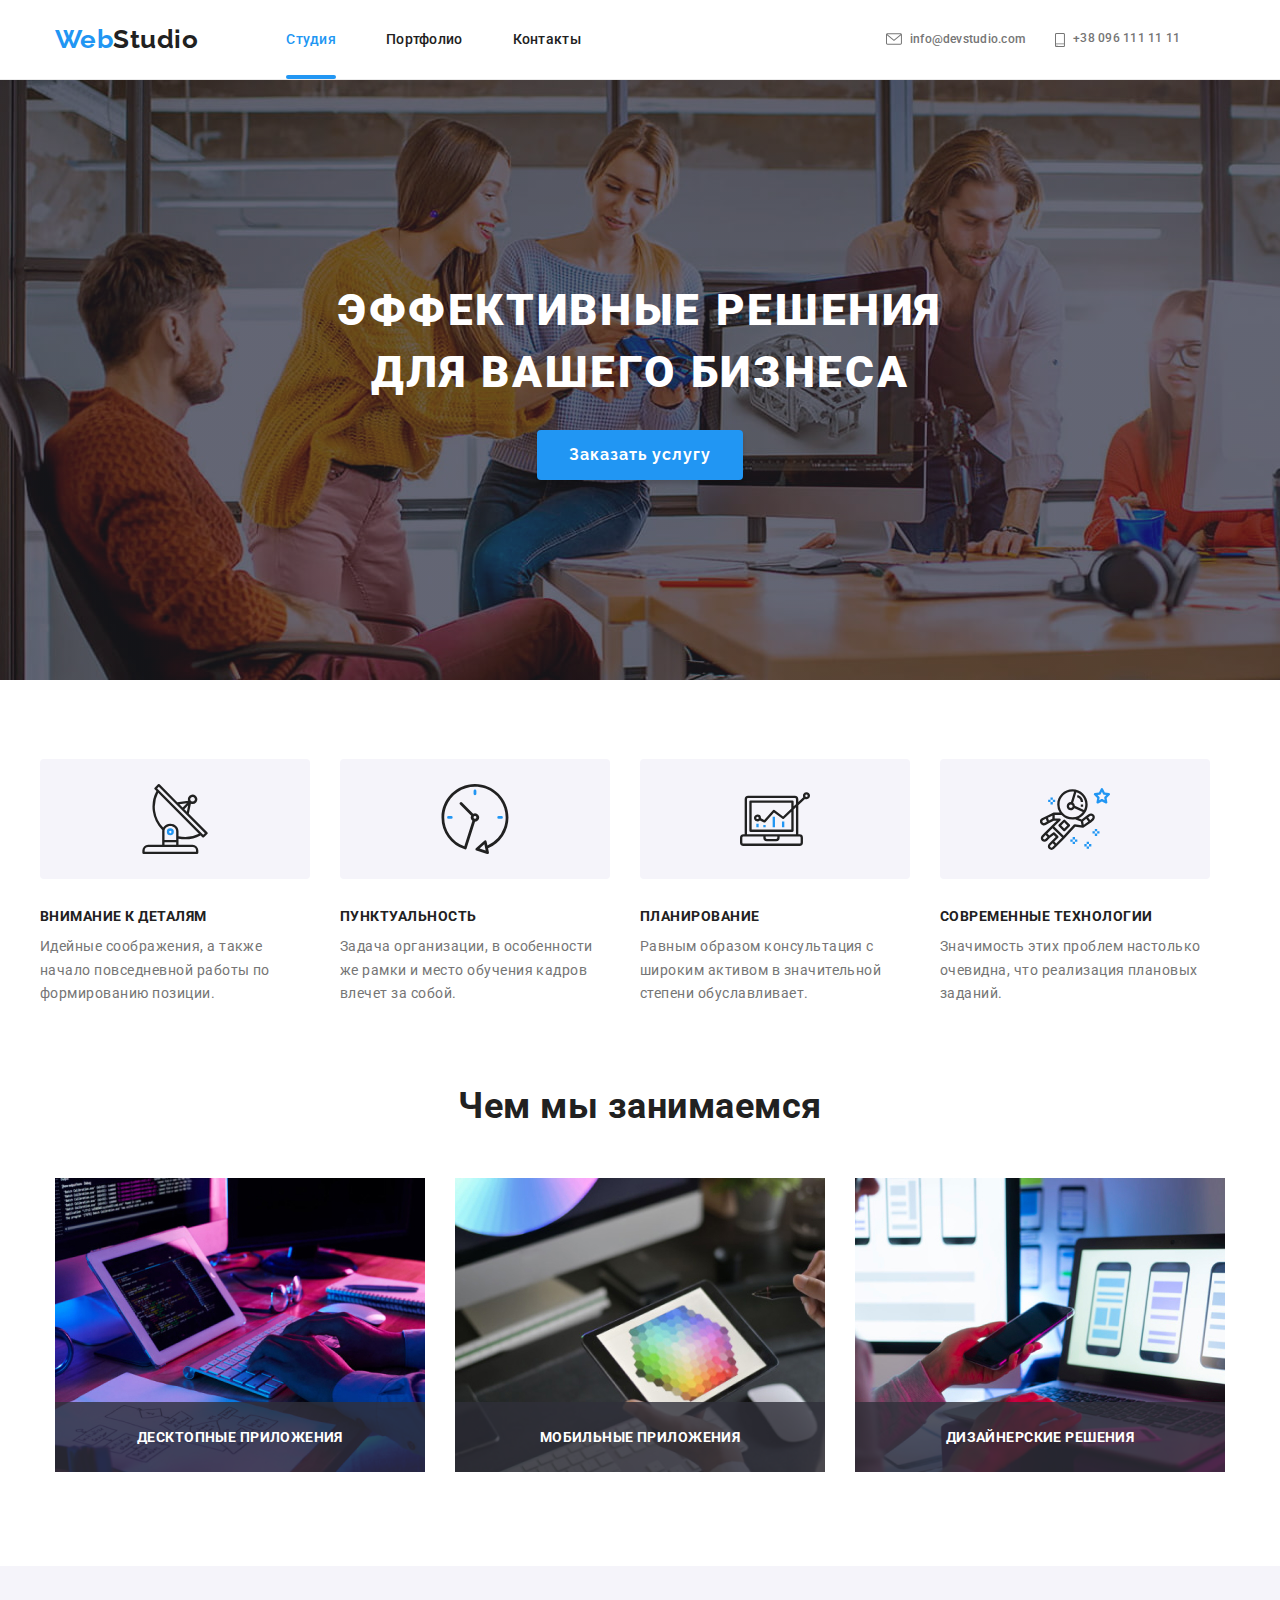
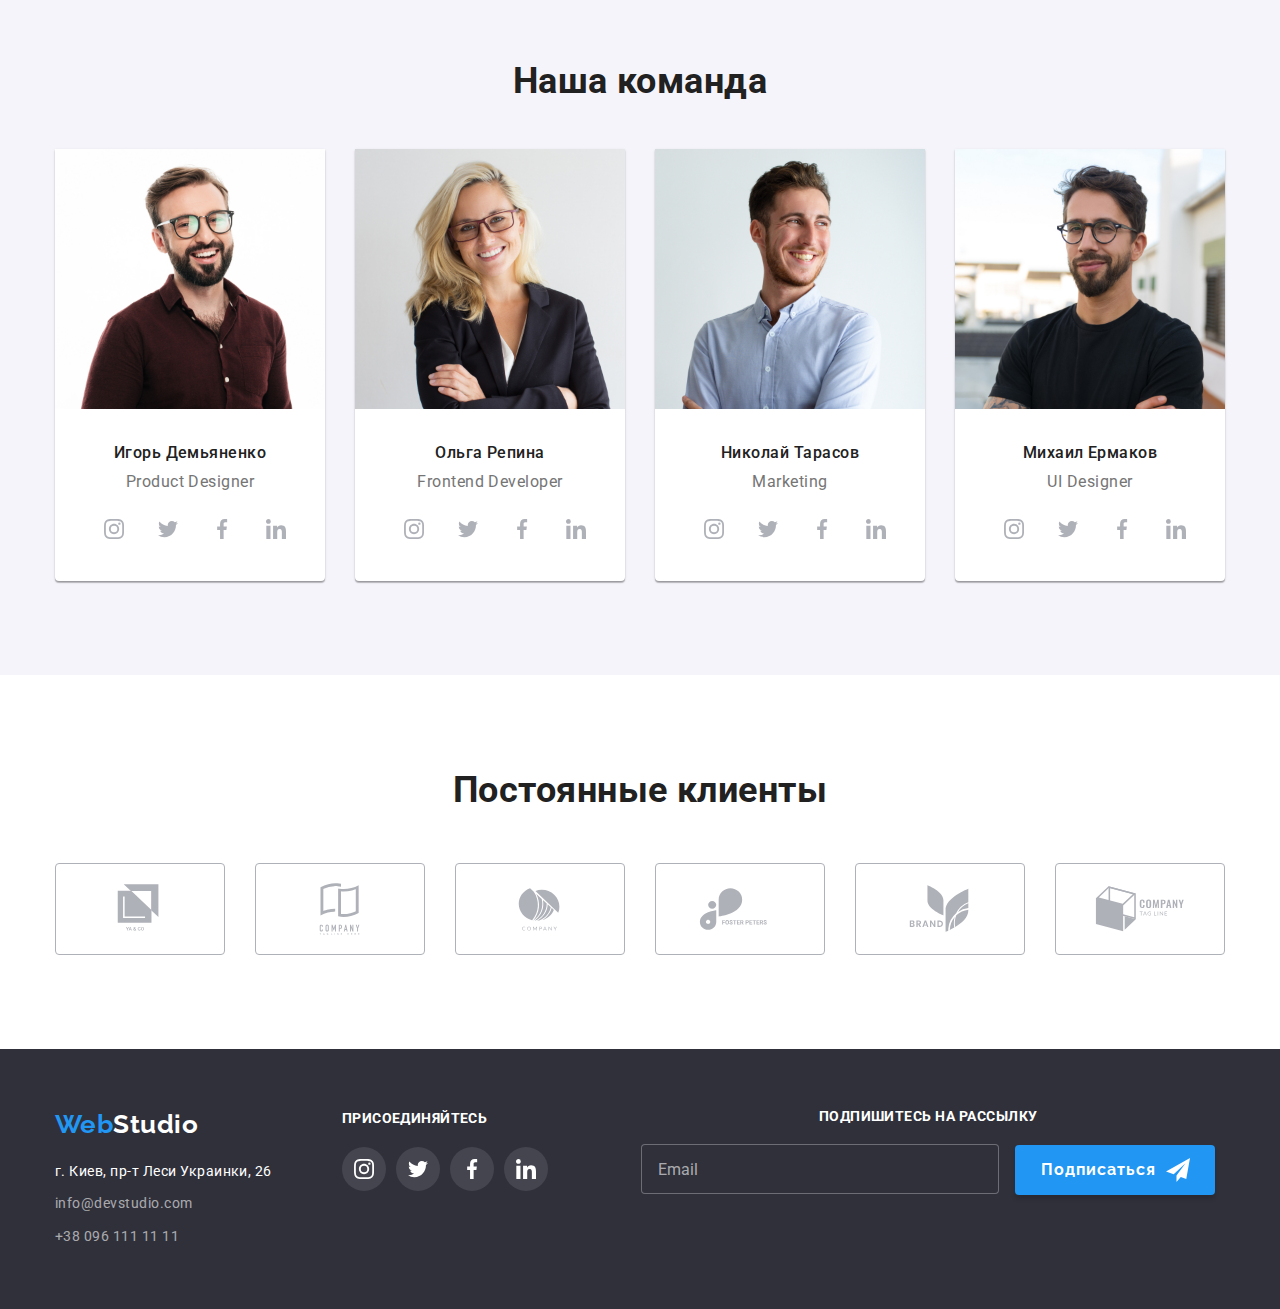
<file: index.html>
<!DOCTYPE html>
<html lang="ru">
  <head>
    <meta charset="UTF-8" />
    <meta http-equiv="X-UA-Compatible" content="IE=edge" />
    <meta name="viewport" content="width=device-width, initial-scale=1.0" />
    <title>Document</title>
    <link rel="preconnect" href="https://fonts.googleapis.com" />
    <link rel="preconnect" href="https://fonts.gstatic.com" crossorigin />
    <link
      rel="stylesheet"
      href="https://cdn.jsdelivr.net/npm/modern-normalize@1.1.0/modern-normalize.min.css"
    />
    <link
      href="https://fonts.googleapis.com/css2?family=Raleway:wght@700&family=Roboto:wght@400;500;700;900&display=swap"
      rel="stylesheet"
    />
    <link rel="stylesheet" href="./css/main.min.css" />
  </head>
  <body>
    <!-- Шапка сайта -->
    <header class="page-header">
      <div class="container">
        <a class="logo logo--white" href="./index.html"
          ><span class="logo__text-accent">Web</span>Studio</a
        >

        <div class="page-header__wrap">
          <nav class="page-header__nav">
            <ul class="page-header__list">
              <li class="page-header__item">
                <a
                  class="page-header__link page-header__link--current"
                  href="./index.html"
                  >Студия</a
                >
              </li>
              <li class="page-header__item">
                <a class="page-header__link" href="./portofolio.html"
                  >Портфолио</a
                >
              </li>
              <li class="page-header__item">
                <a class="page-header__link" href="">Контакты</a>
              </li>
            </ul>
          </nav>
          <ul class="auth-nav">
            <li class="auth-nav__item">
              <a class="auth-nav__link" href="mailto:info@devstudio.com">
                <svg class="auth-nav__icon" width="16px" height="12px">
                  <use href="./image/icons.svg#letter"></use>
                </svg>
                info@devstudio.com</a
              >
            </li>

            <li class="auth-nav__item">
              <a class="auth-nav__link" href="tel:+380961111111">
                <svg class="auth-nav__icon" width="10px" height="16px">
                  <use href="./image/icons.svg#smartphone"></use>
                </svg>
                +38 096 111 11 11</a
              >
            </li>
          </ul>
          <ul class="networks networks__list">
            <li class="networks__item">
              <a class="networks__link" href=""></a>
            </li>
            <li class="networks__item">
              <a class="networks__link" href=""></a>
            </li>
            <li class="networks__item">
              <a class="networks__link" href=""></a>
            </li>
            <li class="networks__item">
              <a class="networks__link" href=""></a>
            </li>
          </ul>
          <button class="menu-close-button">
            <svg width="40" height="40px">
              <use href="./image/icons.svg#close-menu"></use>
            </svg>
          </button>
        </div>

        <button class="menu-open-button">
          <svg width="40" height="40px">
            <use href="./image/icons.svg#menu"></use>
          </svg>
        </button>
      </div>
    </header>
    <main>
      <!-- Герой -->

      <section class="hero overlay">
        <div class="container">
          <h1 class="hero__title">Эффективные решения для вашего бизнеса</h1>
          <button class="hero__button" type="button" data-modal-open>
            Заказать услугу
          </button>
        </div>
      </section>

      <!-- модалка -->

      <div class="backdrop is-hidden" data-modal>
        <div class="modal">
          <button class="button-close" type="button" data-modal-close>
            <svg class="button-close__icon" width="11px" height="11px">
              <use href="./image/icons.svg#close"></use>
            </svg>
          </button>

          <b class="modal__title">Оставьте свои данные, мы вам перезвоним</b>
          <form class="form">
            <label class="form__label" for="name">Имя</label>
            <div class="form__wrap">
              <input class="form__input" type="text" name="name" id="name" />
              <svg class="form__icon">
                <use href="./image/icons.svg#person-form"></use>
              </svg>
            </div>

            <label class="form__label" for="tel">Телефон</label>
            <div class="form__wrap">
              <input class="form__input" type="tel" name="tel" id="tel" />
              <svg class="form__icon">
                <use href="./image/icons.svg#phone-form"></use>
              </svg>
            </div>

            <label class="form__label" for="email">Почта</label>
            <div class="form__wrap">
              <input class="form__input" type="email" name="email" id="email" />
              <svg class="form__icon">
                <use href="./image/icons.svg#email-form"></use>
              </svg>
            </div>

            <label class="form__label" for="comment">Комментарий</label>
            <textarea
              class="textarea"
              name="comment"
              id="comment"
              placeholder="Введите текст"
            ></textarea>

            <label class="checkbox__label">
              <input
                class="checkbox"
                type="checkbox"
                name="ruls"
                value="agree"
              />
              <span class="checkbox__icon"></span>
              Соглашаюсь с рассылкой и принимаю
              <a class="checkbox__link" href="">Условия договора</a>
            </label>

            <button class="form__button button" type="submit">Отправить</button>
          </form>
        </div>
      </div>

      <!-- Особенности компании -->
      <section class="feature section">
        <h2 hidden>Наши преймущества</h2>
        <div class="container">
          <ul class="feature__list">
            <li class="feature__item">
              <div class="feature__wrap">
                <svg class="feature__icon" width="70" height="70">
                  <use href="./image/icons.svg#locator"></use>
                </svg>
              </div>
              <h3 class="feature__title">Внимание к деталям</h3>
              <p class="feature__text">
                Идейные соображения, а также начало повседневной работы по
                формированию позиции.
              </p>
            </li>

            <li class="feature__item">
              <div class="feature__wrap">
                <svg class="feature__icon" width="70" height="70">
                  <use href="./image/icons.svg#clock"></use>
                </svg>
              </div>
              <h3 class="feature__title">Пунктуальность</h3>
              <p class="feature__text">
                Задача организации, в особенности же рамки и место обучения
                кадров влечет за собой.
              </p>
            </li>
            <li class="feature__item">
              <div class="feature__wrap">
                <svg class="feature__icon" width="70" height="70">
                  <use href="./image/icons.svg#laptop"></use>
                </svg>
              </div>
              <h3 class="feature__title">Планирование</h3>
              <p class="feature__text">
                Равным образом консультация с широким активом в значительной
                степени обуславливает.
              </p>
            </li>
            <li class="feature__item">
              <div class="feature__wrap">
                <svg class="feature__icon" width="70" height="70">
                  <use href="./image/icons.svg#astronaut"></use>
                </svg>
              </div>
              <h3 class="feature__title">Современные технологии</h3>
              <p class="feature__text">
                Значимость этих проблем настолько очевидна, что реализация
                плановых заданий.
              </p>
            </li>
          </ul>
        </div>
      </section>

      <!-- Фото занятий компании -->

      <section class="example section">
        <div class="container">
          <h2 class="example__title">Чем мы занимаемся</h2>
          <ul class="example__list">
            <li class="example__item">
              <a class="example__link" href=""
                ><img
                  class="example__photo"
                  src="./image/img1.jpg"
                  alt="верстка сайта"
                  width="370"
              /></a>
              <div class="example__wrap">
                <h3 class="example__boxhead">Десктопные приложения</h3>
              </div>
            </li>
            <li class="example__item">
              <a href=""
                ><img
                  class="example__photo"
                  src="./image/img2.jpg"
                  alt="выбор макета сайта для телефона"
                  width="370"
              /></a>
              <div class="example__wrap">
                <h3 class="example__boxhead">Мобильные приложения</h3>
              </div>
            </li>
            <li class="example__item">
              <a href=""
                ><img
                  class="example__photo"
                  src="./image/img3.jpg"
                  alt="цветокоррекция на планшете"
                  width="370"
              /></a>
              <div class="example__wrap">
                <h3 class="example__boxhead">Дизайнерские решения</h3>
              </div>
            </li>
          </ul>
        </div>
      </section>

      <!-- команда компании -->

      <section class="team section">
        <div class="container">
          <h2 class="team__title">Наша команда</h2>
          <ul class="team__list">
            <li class="team__item">
              <img
                src="./image/image1.jpg"
                alt="сотрудник команды"
                width="270"
              />
              <div class="team__wrap">
                <h3 class="team__title-name">Игорь Демьяненко</h3>
                <p class="team__text">Product Designer</p>

                <ul class="team__contacts-list">
                  <li class="team__contacts-item">
                    <a href="" class="team__contacts-link">
                      <svg
                        class="team__contacts-icon"
                        width="20px"
                        height="20px"
                      >
                        <use href="./image/icons.svg#instagram"></use>
                      </svg>
                    </a>
                  </li>
                  <li class="team__contacts-item">
                    <a href="" class="team__contacts-link">
                      <svg
                        class="team__contacts-icon"
                        width="20px"
                        height="20px"
                      >
                        <use href="./image/icons.svg#twitter"></use>
                      </svg>
                    </a>
                  </li>
                  <li class="team__contacts-item">
                    <a href="" class="team__contacts-link">
                      <svg
                        class="team__contacts-icon"
                        width="20px"
                        height="20px"
                      >
                        <use href="./image/icons.svg#facebook"></use>
                      </svg>
                    </a>
                  </li>
                  <li class="team__contacts-item">
                    <a href="" class="team__contacts-link">
                      <svg
                        class="team__contacts-icon"
                        width="20px"
                        height="20px"
                      >
                        <use href="./image/icons.svg#linkedin"></use>
                      </svg>
                    </a>
                  </li>
                </ul>
              </div>
            </li>
            <li class="team__item">
              <img
                src="./image/image4.jpg"
                alt="сотрудник команды"
                width="270"
              />
              <div class="team__wrap">
                <h3 class="team__title-name">Ольга Репина</h3>
                <p class="team__text">Frontend Developer</p>

                <ul class="team__contacts-list">
                  <li class="team__contacts-item">
                    <a href="" class="team__contacts-link">
                      <svg
                        class="team__contacts-icon"
                        width="20px"
                        height="20px"
                      >
                        <use href="./image/icons.svg#instagram"></use>
                      </svg>
                    </a>
                  </li>
                  <li class="team__contacts-item">
                    <a href="" class="team__contacts-link">
                      <svg
                        class="team__contacts-icon"
                        width="20px"
                        height="20px"
                      >
                        <use href="./image/icons.svg#twitter"></use>
                      </svg>
                    </a>
                  </li>
                  <li class="team__contacts-item">
                    <a href="" class="team__contacts-link">
                      <svg
                        class="team__contacts-icon"
                        width="20px"
                        height="20px"
                      >
                        <use href="./image/icons.svg#facebook"></use>
                      </svg>
                    </a>
                  </li>
                  <li class="team__contacts-item">
                    <a href="" class="team__contacts-link">
                      <svg
                        class="team__contacts-icon"
                        width="20px"
                        height="20px"
                      >
                        <use href="./image/icons.svg#linkedin"></use>
                      </svg>
                    </a>
                  </li>
                </ul>
              </div>
            </li>
            <li class="team__item">
              <img
                src="./image/image3.jpg"
                alt="сотрудник команды"
                width="270"
              />
              <div class="team__wrap">
                <h3 class="team__title-name">Николай Тарасов</h3>
                <p class="team__text">Marketing</p>

                <ul class="team__contacts-list">
                  <li class="team__contacts-item">
                    <a href="" class="team__contacts-link">
                      <svg
                        class="team__contacts-icon"
                        width="20px"
                        height="20px"
                      >
                        <use href="./image/icons.svg#instagram"></use>
                      </svg>
                    </a>
                  </li>
                  <li class="team__contacts-item">
                    <a href="" class="team__contacts-link">
                      <svg
                        class="team__contacts-icon"
                        width="20px"
                        height="20px"
                      >
                        <use href="./image/icons.svg#twitter"></use>
                      </svg>
                    </a>
                  </li>
                  <li class="team__contacts-item">
                    <a href="" class="team__contacts-link">
                      <svg
                        class="team__contacts-icon"
                        width="20px"
                        height="20px"
                      >
                        <use href="./image/icons.svg#facebook"></use>
                      </svg>
                    </a>
                  </li>
                  <li class="team__contacts-item">
                    <a href="" class="team__contacts-link">
                      <svg
                        class="team__contacts-icon"
                        width="20px"
                        height="20px"
                      >
                        <use href="./image/icons.svg#linkedin"></use>
                      </svg>
                    </a>
                  </li>
                </ul>
              </div>
            </li>
            <li class="team__item">
              <img
                src="./image/image2.jpg"
                alt="сотрудник команды"
                width="270"
              />
              <div class="team__wrap">
                <h3 class="team__title-name">Михаил Ермаков</h3>
                <p class="team__text">UI Designer</p>

                <ul class="team__contacts-list">
                  <li class="team__contacts-item">
                    <a href="" class="team__contacts-link">
                      <svg
                        class="team__contacts-icon"
                        width="20px"
                        height="20px"
                      >
                        <use href="./image/icons.svg#instagram"></use>
                      </svg>
                    </a>
                  </li>
                  <li class="team__contacts-item">
                    <a href="" class="team__contacts-link">
                      <svg
                        class="team__contacts-icon"
                        width="20px"
                        height="20px"
                      >
                        <use href="./image/icons.svg#twitter"></use>
                      </svg>
                    </a>
                  </li>
                  <li class="team__contacts-item">
                    <a href="" class="team__contacts-link">
                      <svg
                        class="team__contacts-icon"
                        width="20px"
                        height="20px"
                      >
                        <use href="./image/icons.svg#facebook"></use>
                      </svg>
                    </a>
                  </li>
                  <li class="team__contacts-item">
                    <a href="" class="team__contacts-link">
                      <svg
                        class="team__contacts-icon"
                        width="20px"
                        height="20px"
                      >
                        <use href="./image/icons.svg#linkedin"></use>
                      </svg>
                    </a>
                  </li>
                </ul>
              </div>
            </li>
          </ul>
        </div>
      </section>

      <!-- постоянные клиенты -->

      <section class="customer section">
        <div class="container">
          <h2 class="customer__title">Постоянные клиенты</h2>
          <ul class="customer__list">
            <li class="customer__item">
              <a class="customer__link">
                <svg class="customer__icon" width="106" height="60">
                  <use href="./image/icons.svg#yaco"></use>
                </svg>
              </a>
            </li>
            <li class="customer__item">
              <a class="customer__link" href="">
                <svg class="customer__icon" width="106" height="60">
                  <use href="./image/icons.svg#company"></use>
                </svg>
              </a>
            </li>
            <li class="customer__item">
              <a class="customer__link" href="">
                <svg class="customer__icon" width="106" height="60">
                  <use href="./image/icons.svg#company2"></use>
                </svg>
              </a>
            </li>
            <li class="customer__item">
              <a class="customer__link" href="">
                <svg class="customer__icon" width="106" height="60">
                  <use href="./image/icons.svg#foster-peters"></use>
                </svg>
              </a>
            </li>
            <li class="customer__item">
              <a class="customer__link" href="">
                <svg class="customer__icon" width="106" height="60">
                  <use href="./image/icons.svg#brand"></use>
                </svg>
              </a>
            </li>
            <li class="customer__item">
              <a class="customer__link" href="">
                <svg class="customer__icon" width="106" height="60">
                  <use href="./image/icons.svg#tegline"></use>
                </svg>
              </a>
            </li>
          </ul>
        </div>
      </section>
    </main>
    <!-- Подвал -->

    <footer class="footer section">
      <div class="container footer__wrap">
        <div class="footer__wrapper">
          <div>
            <a class="logo logo--color" href="/index.html"
              ><span class="logo__text-accent">Web</span>Studio</a
            >
            <address>
              <ul class="footer__list">
                <li class="footer__item">
                  <a
                    class="footer__link footer__link--colorHover"
                    href="https://goo.gl/maps/Yac1yd6HgQ2EfbCq5"
                    target="_blank"
                    rel="noreferrer noopener"
                    >г. Киев, пр-т Леси Украинки, 26</a
                  >
                </li>
                <li class="footer__item">
                  <a class="footer__link" href="mailto:info@devstudio.com"
                    >info@devstudio.com</a
                  >
                </li>
                <li class="footer__item">
                  <a class="footer__link" href="tel:+380961111111"
                    >+38 096 111 11 11</a
                  >
                </li>
              </ul>
            </address>
          </div>
          <div class="join-box">
            <b class="join-box__title"> присоединяйтесь</b>
            <ul class="join-box__list">
              <li class="join-box__item">
                <a href="" class="join-box__link">
                  <svg class="join-box__icon" width="20px" height="20px">
                    <use href="./image/icons.svg#instagram"></use>
                  </svg>
                </a>
              </li>
              <li class="join-box__item">
                <a href="" class="join-box__link">
                  <svg class="join-box__icon" width="20px" height="20px">
                    <use href="./image/icons.svg#twitter"></use>
                  </svg>
                </a>
              </li>
              <li class="join-box__item">
                <a href="" class="join-box__link">
                  <svg class="join-box__icon" width="20px" height="20px">
                    <use href="./image/icons.svg#facebook"></use>
                  </svg>
                </a>
              </li>
              <li class="join-box__item">
                <a href="" class="join-box__link">
                  <svg class="join-box__icon" width="20px" height="20px">
                    <use href="./image/icons.svg#linkedin"></use>
                  </svg>
                </a>
              </li>
            </ul>
          </div>
        </div>

        <div class="subscription">
          <b class="subscription__title">Подпишитесь на рассылку</b>
          <form class="subscription-form">
            <input
              class="subscription__input"
              type="email"
              placeholder="Email"
            />
            <button class="subscription__button button" type="submit">
              <div class="button__box">
                <span class="button__text">Подписаться</span>
                <svg class="button__icon" width="24px" height="24px">
                  <use href="./image/icons.svg#icon-send"></use>
                </svg>
              </div>
            </button>
          </form>
        </div>
      </div>
    </footer>

    <script src="./js/modal.js"></script>
  </body>
</html>
</file>
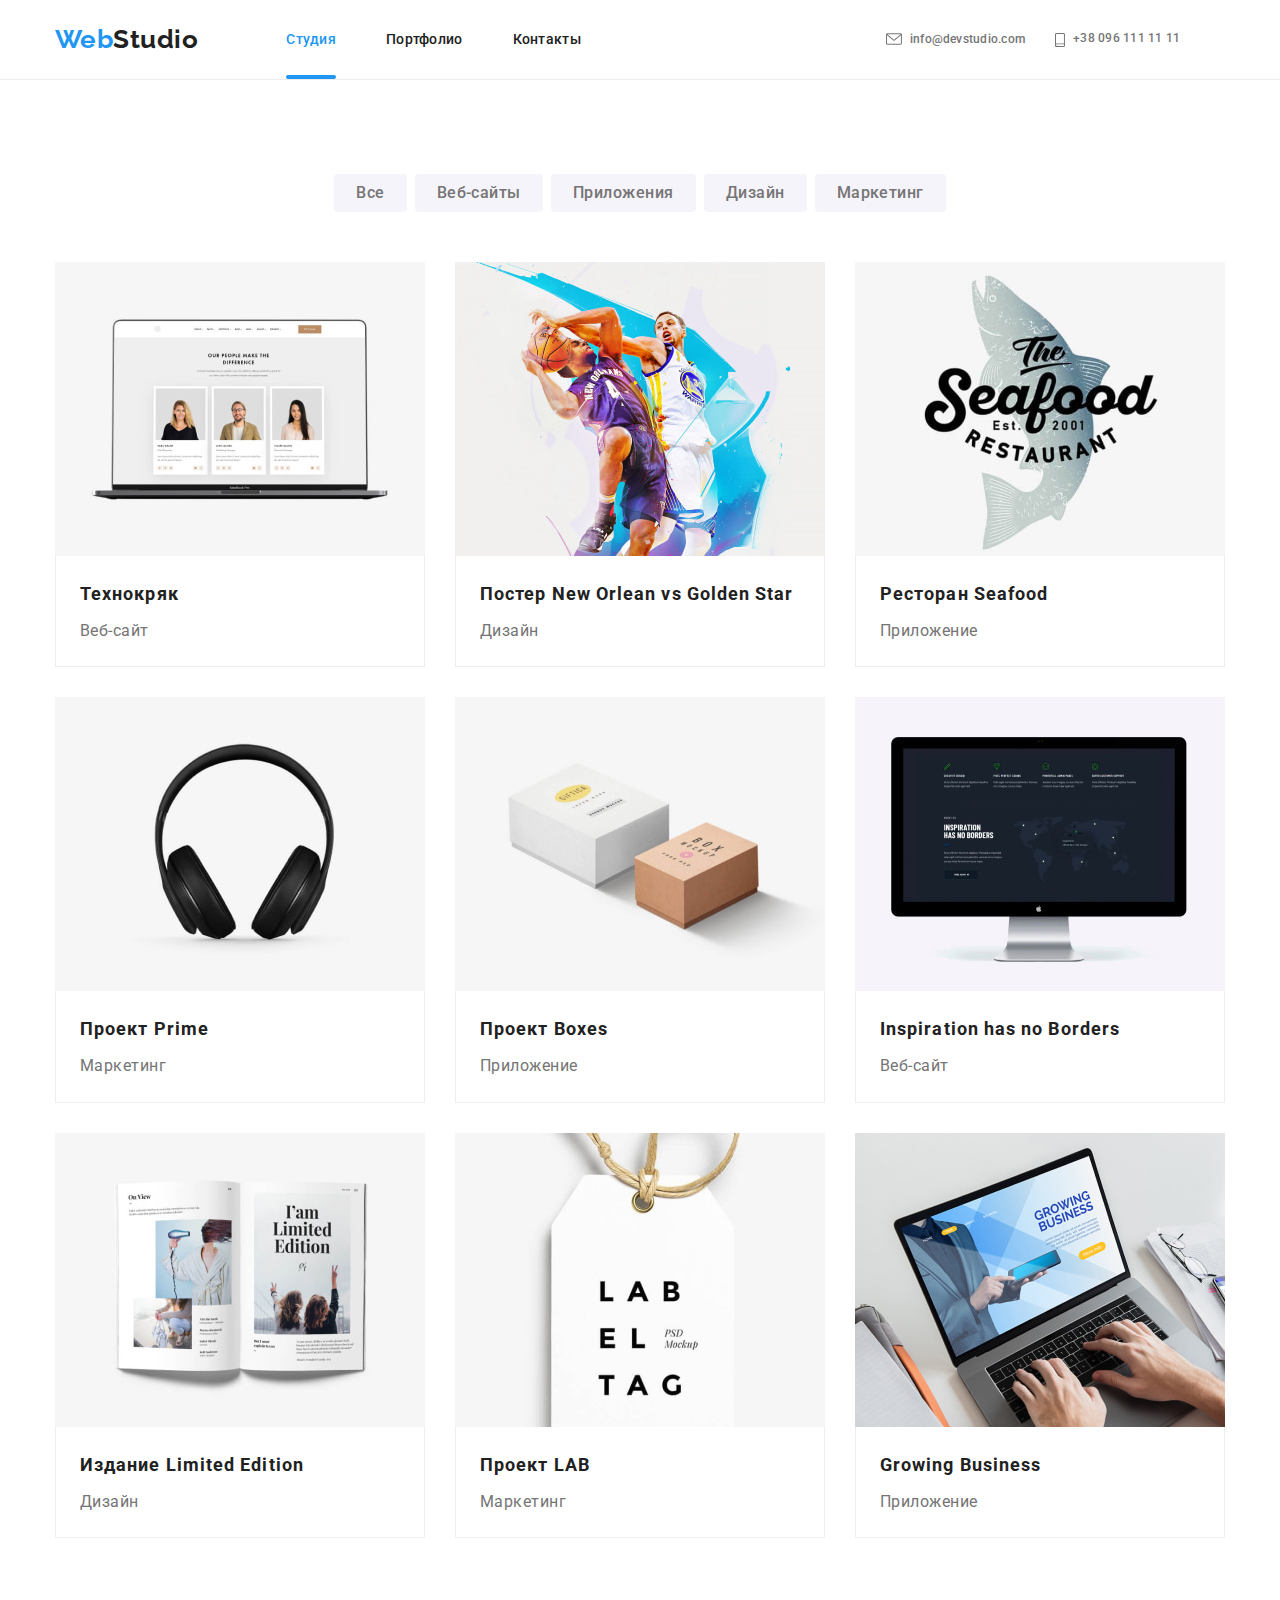
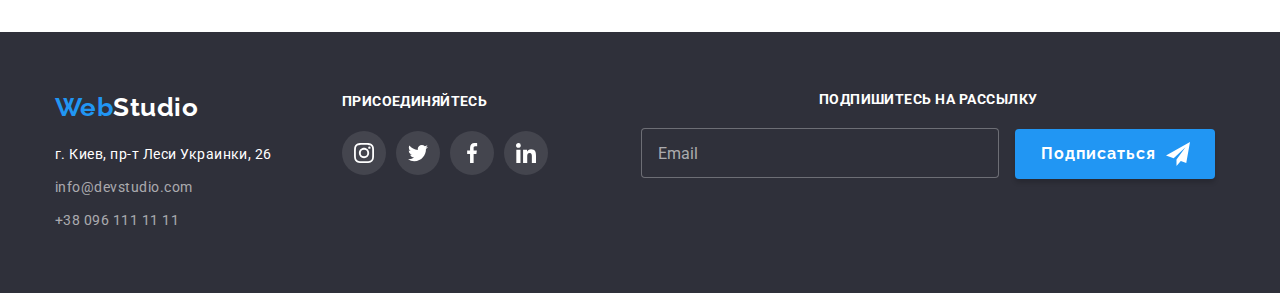
<file: portofolio.html>
<!DOCTYPE html>
<html lang="en">
  <head>
    <meta charset="UTF-8" />
    <meta http-equiv="X-UA-Compatible" content="IE=edge" />
    <meta name="viewport" content="width=device-width, initial-scale=1.0" />
    <title>Document</title>
    <link
      rel="stylesheet"
      href="https://cdn.jsdelivr.net/npm/modern-normalize@1.1.0/modern-normalize.min.css"
    />
    <link
      href="https://fonts.googleapis.com/css2?family=Raleway:wght@700&family=Roboto:wght@400;500;700;900&display=swap"
      rel="stylesheet"
    />
    <link rel="stylesheet" href="./css/portfolio.min.css" />
  </head>
  <body>
    <!-- Шапка сайта -->
    <header class="page-header">
      <div class="container">
        <a class="logo logo--white" href="./index.html"
          ><span class="logo__text-accent">Web</span>Studio</a
        >

        <div class="page-header__wrap">
          <nav class="page-header__nav">
            <ul class="page-header__list">
              <li class="page-header__item">
                <a
                  class="page-header__link page-header__link--current"
                  href="./index.html"
                  >Студия</a
                >
              </li>
              <li class="page-header__item">
                <a class="page-header__link" href="./portofolio.html"
                  >Портфолио</a
                >
              </li>
              <li class="page-header__item">
                <a class="page-header__link" href="">Контакты</a>
              </li>
            </ul>
          </nav>
          <ul class="auth-nav">
            <li class="auth-nav__item">
              <a class="auth-nav__link" href="mailto:info@devstudio.com">
                <svg class="auth-nav__icon" width="16px" height="12px">
                  <use href="./image/icons.svg#letter"></use>
                </svg>
                info@devstudio.com</a
              >
            </li>

            <li class="auth-nav__item">
              <a class="auth-nav__link" href="tel:+380961111111">
                <svg class="auth-nav__icon" width="10px" height="16px">
                  <use href="./image/icons.svg#smartphone"></use>
                </svg>
                +38 096 111 11 11</a
              >
            </li>
          </ul>
          <ul class="networks networks__list">
            <li class="networks__item">
              <a class="networks__link" href=""></a>
            </li>
            <li class="networks__item">
              <a class="networks__link" href=""></a>
            </li>
            <li class="networks__item">
              <a class="networks__link" href=""></a>
            </li>
            <li class="networks__item">
              <a class="networks__link" href=""></a>
            </li>
          </ul>
          <button class="menu-close-button">
            <svg width="40" height="40px">
              <use href="./image/icons.svg#close-menu"></use>
            </svg>
          </button>
        </div>

        <button class="menu-open-button">
          <svg width="40" height="40px">
            <use href="./image/icons.svg#menu"></use>
          </svg>
        </button>
      </div>
    </header>
    <main>
      <!-- Портфолио -->
      <section class="portfolio section">
        <div class="container">
          <h1 hidden>Портфолио работ</h1>
          <ul class="portfolio-button__list">
            <li class="portfolio-button__item">
              <button class="portfolio-button__button" type="button">
                Все
              </button>
            </li>
            <li class="portfolio-button__item">
              <button class="portfolio-button__button" type="button">
                Веб-сайты
              </button>
            </li>
            <li class="portfolio-button__item">
              <button class="portfolio-button__button" type="button">
                Приложения
              </button>
            </li>
            <li class="portfolio-button__item">
              <button class="portfolio-button__button" type="button">
                Дизайн
              </button>
            </li>
            <li class="portfolio-button__item">
              <button class="portfolio-button__button" type="button">
                Маркетинг
              </button>
            </li>
          </ul>
          <!-- портфолио карточки/сетка -->
          <div class="portfolio--flex">
            <ul class="portfolio__list">
              <li class="portfolio__item">
                <a class="portfolio__link" href="">
                  <div class="portfolio__thumb">
                    <img
                      class="portfolio__img"
                      src="./image/portfolio-img/web.jpg"
                      alt="Макбук с открытой страницей"
                      width="370"
                      height="294"
                    />
                    <div class="portfolio__wrap">
                      <p class="portfolio__text--apear">
                        Ресурс предлагает комплексные предложения с разным
                        уровнем функционала и сервисов. Все это позволит
                        посетителю получить исчерпывающие сведения о компании
                        или частном лице.
                      </p>
                    </div>
                  </div>

                  <div class="portfolio__card-text">
                    <h2 class="portfolio__title">Технокряк</h2>
                    <p class="portfolio__text">Веб-сайт</p>
                  </div></a
                >
              </li>

              <li class="portfolio__item">
                <a class="portfolio__link" href="">
                  <div class="portfolio__thumb">
                    <img
                      class="portfolio__img"
                      src="./image/portfolio-img/des.jpg"
                      alt="Два баскетболиста"
                      width="370"
                      height="294"
                    />
                    <div class="portfolio__wrap">
                      <p class="portfolio__text--apear">
                        Ресурс предлагает комплексные предложения с разным
                        уровнем функционала и сервисов. Все это позволит
                        посетителю получить исчерпывающие сведения о компании
                        или частном лице.
                      </p>
                    </div>
                  </div>
                  <div class="portfolio__card-text">
                    <h2 class="portfolio__title">
                      Постер New Orlean vs Golden Star
                    </h2>
                    <p class="portfolio__text">Дизайн</p>
                  </div></a
                >
              </li>
              <li class="portfolio__item">
                <a class="portfolio__link" href="">
                  <div class="portfolio__thumb">
                    <img
                      class="portfolio__img"
                      src="./image/portfolio-img/app.jpg"
                      alt="Логотип ресторана"
                      width="370"
                      height="294"
                    />
                    <div class="portfolio__wrap">
                      <p class="portfolio__text--apear">
                        Ресурс предлагает комплексные предложения с разным
                        уровнем функционала и сервисов. Все это позволит
                        посетителю получить исчерпывающие сведения о компании
                        или частном лице.
                      </p>
                    </div>
                  </div>
                  <div class="portfolio__card-text">
                    <h2 class="portfolio__title">Ресторан Seafood</h2>
                    <p class="portfolio__text">Приложение</p>
                  </div></a
                >
              </li>
              <li class="portfolio__item">
                <a class="portfolio__link" href=""
                  ><div class="portfolio__thumb">
                    <img
                      class="portfolio__img"
                      src="./image/portfolio-img/mark1.jpg"
                      alt="Наушники"
                      width="370"
                      height="294"
                    />
                    <div class="portfolio__wrap">
                      <p class="portfolio__text--apear">
                        Ресурс предлагает комплексные предложения с разным
                        уровнем функционала и сервисов. Все это позволит
                        посетителю получить исчерпывающие сведения о компании
                        или частном лице.
                      </p>
                    </div>
                  </div>
                  <div class="portfolio__card-text">
                    <h2 class="portfolio__title">Проект Prime</h2>
                    <p class="portfolio__text">Маркетинг</p>
                  </div></a
                >
              </li>
              <li class="portfolio__item">
                <a class="portfolio__link" href="">
                  <div class="portfolio__thumb">
                    <img
                      class="portfolio__img"
                      src="./image/portfolio-img/app1.jpg"
                      alt="Две коробки с логотипами"
                      width="370"
                      height="294"
                    />
                    <div class="portfolio__wrap">
                      <p class="portfolio__text--apear">
                        Ресурс предлагает комплексные предложения с разным
                        уровнем функционала и сервисов. Все это позволит
                        посетителю получить исчерпывающие сведения о компании
                        или частном лице.
                      </p>
                    </div>
                  </div>
                  <div class="portfolio__card-text">
                    <h2 class="portfolio__title">Проект Boxes</h2>
                    <p class="portfolio__text">Приложение</p>
                  </div></a
                >
              </li>
              <li class="portfolio__item">
                <a class="portfolio__link" href="">
                  <div class="portfolio__thumb">
                    <img
                      class="portfolio__img"
                      src="./image/portfolio-img/web1.jpg"
                      alt="Компьютер с открытой страницей"
                      width="370"
                      height="294"
                    />
                    <div class="portfolio__wrap">
                      <p class="portfolio__text--apear">
                        Ресурс предлагает комплексные предложения с разным
                        уровнем функционала и сервисов. Все это позволит
                        посетителю получить исчерпывающие сведения о компании
                        или частном лице.
                      </p>
                    </div>
                  </div>
                  <div class="portfolio__card-text">
                    <h2 class="portfolio__title">Inspiration has no Borders</h2>
                    <p class="portfolio__text">Веб-сайт</p>
                  </div></a
                >
              </li>
              <li class="portfolio__item">
                <a class="portfolio__link" href=""
                  ><div class="portfolio__thumb">
                    <img
                      class="portfolio__img"
                      src="./image/portfolio-img/des1.jpg"
                      alt="Книга"
                      width="370"
                      height="294"
                    />
                    <div class="portfolio__wrap">
                      <p class="portfolio__text--apear">
                        Ресурс предлагает комплексные предложения с разным
                        уровнем функционала и сервисов. Все это позволит
                        посетителю получить исчерпывающие сведения о компании
                        или частном лице.
                      </p>
                    </div>
                  </div>
                  <div class="portfolio__card-text">
                    <h2 class="portfolio__title">Издание Limited Edition</h2>
                    <p class="portfolio__text">Дизайн</p>
                  </div></a
                >
              </li>
              <li class="portfolio__item">
                <a class="portfolio__link" href=""
                  ><div class="portfolio__thumb">
                    <img
                      class="portfolio__img"
                      src="./image/portfolio-img/mark2.jpg"
                      alt="Рекламная лейба"
                      width="370"
                      height="294"
                    />
                    <div class="portfolio__wrap">
                      <p class="portfolio__text--apear">
                        Ресурс предлагает комплексные предложения с разным
                        уровнем функционала и сервисов. Все это позволит
                        посетителю получить исчерпывающие сведения о компании
                        или частном лице.
                      </p>
                    </div>
                  </div>
                  <div class="portfolio__card-text">
                    <h2 class="portfolio__title">Проект LAB</h2>
                    <p class="portfolio__text">Маркетинг</p>
                  </div></a
                >
              </li>
              <li class="portfolio__item">
                <a class="portfolio__link" href=""
                  ><div class="portfolio__thumb">
                    <img
                      class="portfolio__img"
                      src="./image/portfolio-img/app3.jpg"
                      alt="Набор текста на компьютере"
                      width="370"
                      height="294"
                    />
                    <div class="portfolio__wrap">
                      <p class="portfolio__text--apear">
                        Ресурс предлагает комплексные предложения с разным
                        уровнем функционала и сервисов. Все это позволит
                        посетителю получить исчерпывающие сведения о компании
                        или частном лице.
                      </p>
                    </div>
                  </div>
                  <div class="portfolio__card-text">
                    <h2 class="portfolio__title">Growing Business</h2>
                    <p class="portfolio__text">Приложение</p>
                  </div></a
                >
              </li>
            </ul>
          </div>
        </div>
      </section>
    </main>
    <!-- Подвал -->

    <footer class="footer section">
      <div class="container footer__wrap">
        <div class="footer__wrapper">
          <div>
            <a class="logo logo--color" href="/index.html"
              ><span class="logo__text-accent">Web</span>Studio</a
            >
            <address>
              <ul class="footer__list">
                <li class="footer__item">
                  <a
                    class="footer__link footer__link--colorHover"
                    href="https://goo.gl/maps/Yac1yd6HgQ2EfbCq5"
                    target="_blank"
                    rel="noreferrer noopener"
                    >г. Киев, пр-т Леси Украинки, 26</a
                  >
                </li>
                <li class="footer__item">
                  <a class="footer__link" href="mailto:info@devstudio.com"
                    >info@devstudio.com</a
                  >
                </li>
                <li class="footer__item">
                  <a class="footer__link" href="tel:+380961111111"
                    >+38 096 111 11 11</a
                  >
                </li>
              </ul>
            </address>
          </div>
          <div class="join-box">
            <b class="join-box__title"> присоединяйтесь</b>
            <ul class="join-box__list">
              <li class="join-box__item">
                <a href="" class="join-box__link">
                  <svg class="join-box__icon" width="20px" height="20px">
                    <use href="./image/icons.svg#instagram"></use>
                  </svg>
                </a>
              </li>
              <li class="join-box__item">
                <a href="" class="join-box__link">
                  <svg class="join-box__icon" width="20px" height="20px">
                    <use href="./image/icons.svg#twitter"></use>
                  </svg>
                </a>
              </li>
              <li class="join-box__item">
                <a href="" class="join-box__link">
                  <svg class="join-box__icon" width="20px" height="20px">
                    <use href="./image/icons.svg#facebook"></use>
                  </svg>
                </a>
              </li>
              <li class="join-box__item">
                <a href="" class="join-box__link">
                  <svg class="join-box__icon" width="20px" height="20px">
                    <use href="./image/icons.svg#linkedin"></use>
                  </svg>
                </a>
              </li>
            </ul>
          </div>
        </div>

        <div class="subscription">
          <b class="subscription__title">Подпишитесь на рассылку</b>
          <form class="subscription-form">
            <input
              class="subscription__input"
              type="email"
              placeholder="Email"
            />
            <button class="subscription__button button" type="submit">
              <div class="button__box">
                <span class="button__text">Подписаться</span>
                <svg class="button__icon" width="24px" height="24px">
                  <use href="./image/icons.svg#icon-send"></use>
                </svg>
              </div>
            </button>
          </form>
        </div>
      </div>
    </footer>
  </body>
</html>
</file>
<file: css/main.min.css>
.hero__button,.form__button,.subscription__button{min-width:200px;max-width:300px;height:50px;background-color:#2196f3;color:#fff;-webkit-box-shadow:0px 4px 4px rgba(0,0,0,0.15);box-shadow:0px 4px 4px rgba(0,0,0,0.15);border-radius:4px;border:transparent none;font-family:Raleway,sans-serif;font-weight:700;font-size:16px;line-height:1.9;letter-spacing:0.06em}h1,h2,h3,h4,h5,h6,p,ul{margin:0;padding:0}.container{padding-left:15px;padding-right:15px;margin-left:auto;margin-right:auto}.section{padding-top:60px;padding-bottom:60px}body{color:#757575;font-family:Roboto,sans-serif;letter-spacing:0.03em}li{list-style-type:none}img{max-width:100%}@media screen and (min-width: 480px){.container{width:480px}}@media screen and (min-width: 768px){.container{width:768px}}@media screen and (min-width: 1200px){.section{padding-top:94px;padding-bottom:94px}.container{width:1200px}}.logo{font-family:Raleway,sans-serif;font-weight:700;font-size:26px;line-height:1.2;-webkit-transition:color 250ms cubic-bezier(0.4, 0, 0.2, 1);transition:color 250ms cubic-bezier(0.4, 0, 0.2, 1);color:#fff;text-decoration:none}.logo--white{color:#212121}.logo__text-accent{color:#2196f3}.logo:hover,.logo:focus{-webkit-transition:color 250ms cubic-bezier(0.4, 0, 0.2, 1);transition:color 250ms cubic-bezier(0.4, 0, 0.2, 1);color:#2196f3}.logo--color{color:#fff}.page-header{border-bottom:1px solid #ececec}.page-header__link{position:relative;display:inline-block;padding:32px 0px;font-weight:500;font-size:14px;line-height:1.1;letter-spacing:0.02em;color:#212121;text-decoration:none;-webkit-transition:color 250ms cubic-bezier(0.4, 0, 0.2, 1);transition:color 250ms cubic-bezier(0.4, 0, 0.2, 1)}.page-header__link:hover,.page-header__link:focus{color:#2196f3;-webkit-transition:color 250ms cubic-bezier(0.4, 0, 0.2, 1);transition:color 250ms cubic-bezier(0.4, 0, 0.2, 1)}.page-header__link--current{color:#2196f3}.page-header__link--current::after{position:absolute;bottom:0;left:0;content:" ";height:4px;width:100%;background-color:#2196f3;border-radius:2px}.auth-nav__link{font-weight:500;line-height:1.1;letter-spacing:0.02em;color:#757575;text-decoration:none;-webkit-transition:color 250ms cubic-bezier(0.4, 0, 0.2, 1);transition:color 250ms cubic-bezier(0.4, 0, 0.2, 1)}.auth-nav__link:focus,.auth-nav__link:hover{color:#2196f3;-webkit-transition:color 250ms cubic-bezier(0.4, 0, 0.2, 1);transition:color 250ms cubic-bezier(0.4, 0, 0.2, 1)}.auth-nav__link:focus .auth-nav__icon,.auth-nav__link:hover .auth-nav__icon{fill:#2196f3;-webkit-transition:fill 250ms cubic-bezier(0.4, 0, 0.2, 1);transition:fill 250ms cubic-bezier(0.4, 0, 0.2, 1)}.auth-nav__icon{-webkit-transition:fill 250ms cubic-bezier(0.4, 0, 0.2, 1);transition:fill 250ms cubic-bezier(0.4, 0, 0.2, 1);fill:#757575}.menu-close-button,.menu-open-button{display:none}@media screen and (max-width: 767px){.menu-close-button,.menu-open-button{display:block;border:none;background-color:transparent}.page-header .container{display:-webkit-box;display:-ms-flexbox;display:flex;-webkit-box-align:center;-ms-flex-align:center;align-items:center;-webkit-box-pack:justify;-ms-flex-pack:justify;justify-content:space-between}.page-header__wrap{display:none}}@media screen and (min-width: 768px){.page-header .container{display:-webkit-box;display:-ms-flexbox;display:flex;-webkit-box-align:center;-ms-flex-align:center;align-items:center}.page-header__wrap{display:-webkit-box;display:-ms-flexbox;display:flex;-webkit-box-align:center;-ms-flex-align:center;align-items:center}.page-header__list{display:-webkit-box;display:-ms-flexbox;display:flex;-webkit-box-align:center;-ms-flex-align:center;align-items:center;margin-left:88px}.page-header__item:nth-child(n+2){margin-left:50px}.auth-nav{margin-left:84px}.auth-nav__link{font-size:12px;display:-webkit-box;display:-ms-flexbox;display:flex}.auth-nav__item+.auth-nav__item{margin-top:10px}.auth-nav__icon{margin-right:8px}}@media screen and (min-width: 1200px){.auth-nav{display:-webkit-box;display:-ms-flexbox;display:flex;-webkit-box-align:center;-ms-flex-align:center;align-items:center;margin-left:305px}.auth-nav__item{display:-webkit-box;display:-ms-flexbox;display:flex;-webkit-box-align:center;-ms-flex-align:center;align-items:center}.auth-nav__item+.auth-nav__item{margin-top:0px}.auth-nav__item:nth-child(n+2){margin-left:30px}}.hero{padding-top:118px;padding-bottom:118px;text-align:center;background-color:#2f303a;background-size:cover}.hero__title{max-width:360px;height:84px;margin-left:auto;margin-right:auto;font-weight:900;font-size:24px;line-height:1.75;letter-spacing:0.06em;text-transform:uppercase;color:#fff}.overlay{margin-left:auto;margin-right:auto;max-width:1600px;max-height:600px;background-image:-webkit-gradient(linear, left top, left bottom, from(rgba(47,48,58,0.4)), to(rgba(47,48,58,0.4))),url("../image/background.jpg");background-image:linear-gradient(rgba(47,48,58,0.4), rgba(47,48,58,0.4)),url("../image/background.jpg")}@media screen and (min-width: 1200px){.hero{padding-bottom:200px;padding-top:200px}.hero__title{max-width:696px;height:120px;font-size:44px;line-height:1.4}}.hero__button{display:inline-block;margin-top:30px;padding:10px 32px;-webkit-transition:border-color 250ms cubic-bezier(0.4, 0, 0.2, 1);transition:border-color 250ms cubic-bezier(0.4, 0, 0.2, 1)}.hero__button:focus,.hero__button:hover{-webkit-transition:border-color 250ms cubic-bezier(0.4, 0, 0.2, 1);transition:border-color 250ms cubic-bezier(0.4, 0, 0.2, 1);background-color:#188ce8}.form__button{display:block;margin-right:auto;margin-left:auto;padding:10px 55px;-webkit-transition:border-color 250ms cubic-bezier(0.4, 0, 0.2, 1);transition:border-color 250ms cubic-bezier(0.4, 0, 0.2, 1)}.form__button:focus,.form__button:hover{-webkit-transition:border-color 250ms cubic-bezier(0.4, 0, 0.2, 1);transition:border-color 250ms cubic-bezier(0.4, 0, 0.2, 1);background-color:#188ce8}.subscription__button{height:50px;padding:10px, 28px;-webkit-transition:border-color 250ms cubic-bezier(0.4, 0, 0.2, 1);transition:border-color 250ms cubic-bezier(0.4, 0, 0.2, 1)}.subscription__button:focus,.subscription__button:hover{-webkit-transition:border-color 250ms cubic-bezier(0.4, 0, 0.2, 1);transition:border-color 250ms cubic-bezier(0.4, 0, 0.2, 1);background-color:#188ce8}@media screen and (min-width: 1200px){.subscription__button{margin-left:12px}}@media screen and (max-width: 1199px){.subscription__button{margin-top:20px}}.backdrop{z-index:1;position:fixed;top:0px;left:0px;width:100%;height:100%;-webkit-transition:opacity 250ms cubic-bezier(0.4, 0, 0.2, 1);transition:opacity 250ms cubic-bezier(0.4, 0, 0.2, 1);-webkit-transition:-webkit-transform 250ms cubic-bezier(0.4, 0, 0.2, 1);transition:-webkit-transform 250ms cubic-bezier(0.4, 0, 0.2, 1);transition:transform 250ms cubic-bezier(0.4, 0, 0.2, 1);transition:transform 250ms cubic-bezier(0.4, 0, 0.2, 1), -webkit-transform 250ms cubic-bezier(0.4, 0, 0.2, 1);background:rgba(0,0,0,0.2);opacity:1}.backdrop.is-hidden{pointer-events:none;opacity:0}.modal{position:relative;position:absolute;top:50%;left:50%;width:528px;min-height:581px;padding:40px;-webkit-transform:translate(-50%, -50%) scale(1);transform:translate(-50%, -50%) scale(1);background:#fff;-webkit-transition:-webkit-transform 250ms cubic-bezier(0.4, 0, 0.2, 1);transition:-webkit-transform 250ms cubic-bezier(0.4, 0, 0.2, 1);transition:transform 250ms cubic-bezier(0.4, 0, 0.2, 1);transition:transform 250ms cubic-bezier(0.4, 0, 0.2, 1), -webkit-transform 250ms cubic-bezier(0.4, 0, 0.2, 1);-webkit-box-shadow:0px 1px 3px rgba(0,0,0,0.12),0px 1px 1px rgba(0,0,0,0.14),0px 2px 1px rgba(0,0,0,0.2);box-shadow:0px 1px 3px rgba(0,0,0,0.12),0px 1px 1px rgba(0,0,0,0.14),0px 2px 1px rgba(0,0,0,0.2);border-radius:4px}.modal__title{display:block;margin-bottom:12px;font-size:20px;line-height:1.15;text-align:center;color:#fff}.backdrop.is-hidden .modal{-webkit-transform:translate(-50%, -50%) scale(0.9);transform:translate(-50%, -50%) scale(0.9);-webkit-transition:-webkit-transform 250ms cubic-bezier(0.4, 0, 0.2, 1);transition:-webkit-transform 250ms cubic-bezier(0.4, 0, 0.2, 1);transition:transform 250ms cubic-bezier(0.4, 0, 0.2, 1);transition:transform 250ms cubic-bezier(0.4, 0, 0.2, 1), -webkit-transform 250ms cubic-bezier(0.4, 0, 0.2, 1)}.button-close{position:absolute;top:8px;right:8px;width:30px;height:30px;border:1px solid rgba(0,0,0,0.1);border-radius:50%;background-color:#fff;cursor:pointer}.button-close__icon{-webkit-transition:fill 250ms cubic-bezier(0.4, 0, 0.2, 1);transition:fill 250ms cubic-bezier(0.4, 0, 0.2, 1)}.button-close:focus .button-close__icon,.button-close:hover .button-close__icon{fill:#2196f3;-webkit-transition:fill 250ms cubic-bezier(0.4, 0, 0.2, 1);transition:fill 250ms cubic-bezier(0.4, 0, 0.2, 1)}.form__wrap{position:relative}.form__label{margin-bottom:4px;display:block;font-size:12px;line-height:1.16;letter-spacing:0.01em;color:#757575}.form__icon{position:absolute;top:11px;left:12px;width:18px;height:18px;-webkit-transition:fill 250ms cubic-bezier(0.4, 0, 0.2, 1);transition:fill 250ms cubic-bezier(0.4, 0, 0.2, 1)}.form__input{margin-bottom:10px;padding-left:42px;display:block;width:100%;height:40px;border:1px solid rgba(33,33,33,0.2);border-radius:4px;-webkit-transition:border-color 250ms cubic-bezier(0.4, 0, 0.2, 1);transition:border-color 250ms cubic-bezier(0.4, 0, 0.2, 1)}.form__input:focus+.form__icon{fill:#2196f3;-webkit-transition:fill 250ms cubic-bezier(0.4, 0, 0.2, 1);transition:fill 250ms cubic-bezier(0.4, 0, 0.2, 1)}.form__input:focus{outline:none;border-color:#2196f3;-webkit-transition:border-color 250ms cubic-bezier(0.4, 0, 0.2, 1);transition:border-color 250ms cubic-bezier(0.4, 0, 0.2, 1)}.textarea{margin-bottom:20px;width:100%;height:120px;padding:12px 16px;border:1px solid rgba(33,33,33,0.2);border-radius:4px;resize:none;-webkit-transition:border-color 250ms cubic-bezier(0.4, 0, 0.2, 1);transition:border-color 250ms cubic-bezier(0.4, 0, 0.2, 1)}.textarea:focus{outline:none;border-color:#2196f3;-webkit-transition:border-color 250ms cubic-bezier(0.4, 0, 0.2, 1);transition:border-color 250ms cubic-bezier(0.4, 0, 0.2, 1)}.textarea::-webkit-input-placeholder{font-size:14px;line-height:1.2;letter-spacing:0.01em;color:rgba(117,117,117,0.5)}.textarea:-ms-input-placeholder{font-size:14px;line-height:1.2;letter-spacing:0.01em;color:rgba(117,117,117,0.5)}.textarea::-ms-input-placeholder{font-size:14px;line-height:1.2;letter-spacing:0.01em;color:rgba(117,117,117,0.5)}.textarea::placeholder{font-size:14px;line-height:1.2;letter-spacing:0.01em;color:rgba(117,117,117,0.5)}.checkbox{-webkit-appearance:none;-moz-appearance:none;appearance:none}.checkbox__label{display:inline-block;margin-bottom:30px;font-size:14px;line-height:1.7;letter-spacing:0.03em;color:#757575}.checkbox__icon{display:inline-block;width:16px;height:15px;border:2px solid #212121;border-radius:2px}.checkbox__link{color:#2196f3}.checkbox:checked+.checkbox__icon{background-image:url(../image/icon-check.svg);background-size:contain;background-repeat:no-repeat;background-origin:border-box;border-color:#2196f3;background-color:#2196f3}.feature__wrap{display:-webkit-box;display:-ms-flexbox;display:flex;-webkit-box-pack:center;-ms-flex-pack:center;justify-content:center;-webkit-box-align:center;-ms-flex-align:center;align-items:center;background:#f5f4fa;border-radius:4px}.feature__title{margin-top:30px;font-weight:700;font-size:14px;line-height:1.1;text-transform:uppercase;color:#212121}.feature__text{margin-top:10px;line-height:1.7;font-size:14px}@media screen and (max-width: 767px){.feature__item{margin-top:30px}.feature__wrap{max-width:450px;height:120px}}@media screen and (min-width: 768px){.feature__list{display:-webkit-box;display:-ms-flexbox;display:flex;-ms-flex-wrap:wrap;flex-wrap:wrap;margin:-15px}.feature__item{margin:15px;width:calc((100% - 2 * 30px) / 2)}.feature__wrap{width:354px;height:120px}}@media screen and (min-width: 1200px){.feature{margin:0px}.feature__list{-ms-flex-wrap:nowrap;flex-wrap:nowrap}.feature__item{margin:0 0 0 30px;width:270px}.feature__item:first-child{margin-left:0px}.feature__wrap{width:270px;margin:0px}}.example{display:none;padding-top:0px}.example__title{font-weight:700;font-size:36px;line-height:1.2;text-align:center;color:#212121}.example__list{display:-webkit-box;display:-ms-flexbox;display:flex;margin-top:50px}.example__wrap{position:absolute;bottom:0;width:100%;padding:27px 0px;background:rgba(47,48,58,0.8)}.example__boxhead{margin-left:auto;margin-right:auto;font-weight:700;font-size:14px;line-height:calc(16 / 14);text-align:center;letter-spacing:0.03em;text-transform:uppercase;color:#fff}.example__photo{display:block}.example__item{position:relative}.example__item:nth-child(n+2){margin-left:30px}@media screen and (min-width: 1200px){.example{display:block}}.team{background-color:#f5f4fa}.team__wrap{padding:30px 0}.team__title{font-weight:700;font-size:36px;line-height:1.2;text-align:center;color:#212121}.team__title-name{font-weight:500;font-size:16px;line-height:1.2;text-align:center;color:#212121}.team__text{margin-top:10px;font-size:16px;line-height:1.2;text-align:center}.team__contacts-list{display:-webkit-box;display:-ms-flexbox;display:flex;-webkit-box-pack:center;-ms-flex-pack:center;justify-content:center;margin-top:16px}.team__item{-webkit-box-shadow:0px 1px 3px rgba(0,0,0,0.12),0px 1px 1px rgba(0,0,0,0.14),0px 2px 1px rgba(0,0,0,0.2);box-shadow:0px 1px 3px rgba(0,0,0,0.12),0px 1px 1px rgba(0,0,0,0.14),0px 2px 1px rgba(0,0,0,0.2);border-radius:0px 0px 4px 4px;background-color:#fff}.team__contacts-item:not(first-child){margin-left:10px}.team__contacts-link{display:-webkit-box;display:-ms-flexbox;display:flex;-webkit-box-align:center;-ms-flex-align:center;align-items:center;-webkit-box-pack:center;-ms-flex-pack:center;justify-content:center;width:44px;height:44px;border-radius:50%;-webkit-transition:background-color 250ms cubic-bezier(0.4, 0, 0.2, 1);transition:background-color 250ms cubic-bezier(0.4, 0, 0.2, 1)}.team__contacts-link:hover,.team__contacts-link:focus{-webkit-transition:background-color 250ms cubic-bezier(0.4, 0, 0.2, 1);transition:background-color 250ms cubic-bezier(0.4, 0, 0.2, 1);background-color:#2196f3}.team__contacts-icon{fill:#afb1b8;-webkit-transition:fill 250ms cubic-bezier(0.4, 0, 0.2, 1);transition:fill 250ms cubic-bezier(0.4, 0, 0.2, 1)}.team__contacts-link:hover .team__contacts-icon,.team__contacts-link:focus .team__contacts-icon{-webkit-transition:fill 250ms cubic-bezier(0.4, 0, 0.2, 1);transition:fill 250ms cubic-bezier(0.4, 0, 0.2, 1);fill:#fff}@media screen and (max-width: 767px){.team__item{display:block;margin-top:30px;max-width:450px}}@media screen and (min-width: 768px){.team__list{display:-webkit-box;display:-ms-flexbox;display:flex;margin:-15px;-ms-flex-wrap:wrap;flex-wrap:wrap;margin-top:30px}.team__item{margin:15px;width:calc((100% - 2 * 30px) / 2)}}@media screen and (min-width: 1200px){.team__list{-ms-flex-wrap:nowrap;flex-wrap:nowrap}.team__item{width:270px}}.customer__title{font-weight:700;font-size:36px;line-height:1.2;text-align:center;color:#212121}.customer__link{display:-webkit-box;display:-ms-flexbox;display:flex;width:170px;height:92px;-webkit-box-pack:center;-ms-flex-pack:center;justify-content:center;-webkit-box-align:center;-ms-flex-align:center;align-items:center;border:1px solid #afb1b8;border-radius:4px;-webkit-transition:border-color 250ms cubic-bezier(0.4, 0, 0.2, 1);transition:border-color 250ms cubic-bezier(0.4, 0, 0.2, 1)}.customer__link:focus,.customer__link:hover{-webkit-transition:border-color 250ms cubic-bezier(0.4, 0, 0.2, 1);transition:border-color 250ms cubic-bezier(0.4, 0, 0.2, 1);border-color:#2196f3}.customer__icon{-webkit-transition:fill 250ms cubic-bezier(0.4, 0, 0.2, 1);transition:fill 250ms cubic-bezier(0.4, 0, 0.2, 1);fill:#afb1b8}.customer__link:focus .customer__icon,.customer__link:hover .customer__icon{-webkit-transition:fill 250ms cubic-bezier(0.4, 0, 0.2, 1);transition:fill 250ms cubic-bezier(0.4, 0, 0.2, 1);fill:#2196f3}@media screen and (max-width: 767px){.customer__list{display:-webkit-box;display:-ms-flexbox;display:flex;-ms-flex-wrap:wrap;flex-wrap:wrap;margin:-15px;margin-top:30px}.customer__item{margin:15px;width:calc((100% - 4 * 15px) / 2)}.customer__link{width:210px}}@media screen and (min-width: 768px){.customer__list{display:-webkit-box;display:-ms-flexbox;display:flex;-ms-flex-wrap:wrap;flex-wrap:wrap;margin:-15px;margin-top:30px}.customer__item{margin:15px;width:calc((100% - 6 * 15px) / 3)}.customer__link{width:226px}}@media screen and (min-width: 1200px){.customer__list{display:-webkit-box;display:-ms-flexbox;display:flex;margin:0px;margin-top:50px;-ms-flex-wrap:nowrap;flex-wrap:nowrap}.customer__item{margin:0}.customer__item:not(:first-child){margin-left:30px}.customer__link{width:170px}}.footer{padding:60px 0px;background-color:#2f303a}.footer__link{display:inline-block;font-size:14px;line-height:1.7;font-style:normal;color:rgba(255,255,255,0.6);text-decoration:none;-webkit-transition:color 250ms cubic-bezier(0.4, 0, 0.2, 1);transition:color 250ms cubic-bezier(0.4, 0, 0.2, 1)}.footer__link:hover,.footer__link:focus{color:#2196f3;-webkit-transition:color 250ms cubic-bezier(0.4, 0, 0.2, 1);transition:color 250ms cubic-bezier(0.4, 0, 0.2, 1)}.footer__link--colorHover{margin-top:20px;font-size:14px;line-height:1.7;font-style:normal;color:#fff}.footer__item+.footer__item{margin-top:8px}.join-box__title{font-family:Roboto,sans-serif;font-weight:700;font-size:14px;line-height:1.1;letter-spacing:0.03em;text-transform:uppercase;color:#fff}.join-box__list{display:-webkit-box;display:-ms-flexbox;display:flex;margin-top:20px}.join-box__item:not(:first-child){margin-left:10px}.join-box__link{display:-webkit-box;display:-ms-flexbox;display:flex;-webkit-box-align:center;-ms-flex-align:center;align-items:center;-webkit-box-pack:center;-ms-flex-pack:center;justify-content:center;width:44px;height:44px;background-color:rgba(255,255,255,0.1);border-radius:50%;-webkit-transition:background-color 250ms cubic-bezier(0.4, 0, 0.2, 1);transition:background-color 250ms cubic-bezier(0.4, 0, 0.2, 1)}.join-box__link:hover,.join-box__link:focus{-webkit-transition:background-color 250ms cubic-bezier(0.4, 0, 0.2, 1);transition:background-color 250ms cubic-bezier(0.4, 0, 0.2, 1);background-color:#2196f3}.join-box__icon{fill:#fff}.subscription__title{font-weight:700;font-size:14px;line-height:1.14;text-transform:uppercase;color:#fff}.subscription__input{margin-top:20px;height:50px;padding-left:16px;background-color:#2f303a;border:1px solid rgba(255,255,255,0.3);border-radius:4px;color:#fff}.subscription__input::-webkit-input-placeholder{font-size:16px;line-height:1.25;color:rgba(255,255,255,0.6)}.subscription__input:-ms-input-placeholder{font-size:16px;line-height:1.25;color:rgba(255,255,255,0.6)}.subscription__input::-ms-input-placeholder{font-size:16px;line-height:1.25;color:rgba(255,255,255,0.6)}.subscription__input::placeholder{font-size:16px;line-height:1.25;color:rgba(255,255,255,0.6)}.button__box{display:-webkit-box;display:-ms-flexbox;display:flex;-webkit-box-align:center;-ms-flex-align:center;align-items:center;-webkit-box-pack:center;-ms-flex-pack:center;justify-content:center}.button__icon{margin-left:10px}@media screen and (max-width: 767px){.footer__wrap{text-align:center}.join-box__title{display:block;margin-top:60px}.join-box__list{-webkit-box-pack:center;-ms-flex-pack:center;justify-content:center}.subscription__title{display:block;margin-top:30px}.subscription__input{width:100%}}@media screen and (min-width: 768px){.footer__wrapper{display:-webkit-box;display:-ms-flexbox;display:flex;-webkit-box-pack:justify;-ms-flex-pack:justify;justify-content:space-between}.subscription{text-align:center}.subscription__title{display:block;margin-top:30px}.subscription__input{display:block;margin-left:auto;margin-right:auto;width:450px}}@media screen and (min-width: 1200px){.footer__wrap{display:-webkit-box;display:-ms-flexbox;display:flex}.join-box{margin-left:70px}.footer__item+.footer__item{margin-top:9px}.subscription{margin-left:93px}.subscription__title{margin-top:0px}.subscription__input{display:inline-block;width:358px}}
/*# sourceMappingURL=main.min.css.map */
</file>
<file: css/portfolio.min.css>
.hero__button,.form__button,.subscription__button{min-width:200px;max-width:300px;height:50px;background-color:#2196f3;color:#fff;-webkit-box-shadow:0px 4px 4px rgba(0,0,0,0.15);box-shadow:0px 4px 4px rgba(0,0,0,0.15);border-radius:4px;border:transparent none;font-family:Raleway,sans-serif;font-weight:700;font-size:16px;line-height:1.9;letter-spacing:0.06em}h1,h2,h3,h4,h5,h6,p,ul{margin:0;padding:0}.container{padding-left:15px;padding-right:15px;margin-left:auto;margin-right:auto}.section{padding-top:60px;padding-bottom:60px}body{color:#757575;font-family:Roboto,sans-serif;letter-spacing:0.03em}li{list-style-type:none}img{max-width:100%}@media screen and (min-width: 480px){.container{width:480px}}@media screen and (min-width: 768px){.container{width:768px}}@media screen and (min-width: 1200px){.section{padding-top:94px;padding-bottom:94px}.container{width:1200px}}.logo{font-family:Raleway,sans-serif;font-weight:700;font-size:26px;line-height:1.2;-webkit-transition:color 250ms cubic-bezier(0.4, 0, 0.2, 1);transition:color 250ms cubic-bezier(0.4, 0, 0.2, 1);color:#fff;text-decoration:none}.logo--white{color:#212121}.logo__text-accent{color:#2196f3}.logo:hover,.logo:focus{-webkit-transition:color 250ms cubic-bezier(0.4, 0, 0.2, 1);transition:color 250ms cubic-bezier(0.4, 0, 0.2, 1);color:#2196f3}.logo--color{color:#fff}.page-header{border-bottom:1px solid #ececec}.page-header__link{position:relative;display:inline-block;padding:32px 0px;font-weight:500;font-size:14px;line-height:1.1;letter-spacing:0.02em;color:#212121;text-decoration:none;-webkit-transition:color 250ms cubic-bezier(0.4, 0, 0.2, 1);transition:color 250ms cubic-bezier(0.4, 0, 0.2, 1)}.page-header__link:hover,.page-header__link:focus{color:#2196f3;-webkit-transition:color 250ms cubic-bezier(0.4, 0, 0.2, 1);transition:color 250ms cubic-bezier(0.4, 0, 0.2, 1)}.page-header__link--current{color:#2196f3}.page-header__link--current::after{position:absolute;bottom:0;left:0;content:" ";height:4px;width:100%;background-color:#2196f3;border-radius:2px}.auth-nav__link{font-weight:500;line-height:1.1;letter-spacing:0.02em;color:#757575;text-decoration:none;-webkit-transition:color 250ms cubic-bezier(0.4, 0, 0.2, 1);transition:color 250ms cubic-bezier(0.4, 0, 0.2, 1)}.auth-nav__link:focus,.auth-nav__link:hover{color:#2196f3;-webkit-transition:color 250ms cubic-bezier(0.4, 0, 0.2, 1);transition:color 250ms cubic-bezier(0.4, 0, 0.2, 1)}.auth-nav__link:focus .auth-nav__icon,.auth-nav__link:hover .auth-nav__icon{fill:#2196f3;-webkit-transition:fill 250ms cubic-bezier(0.4, 0, 0.2, 1);transition:fill 250ms cubic-bezier(0.4, 0, 0.2, 1)}.auth-nav__icon{-webkit-transition:fill 250ms cubic-bezier(0.4, 0, 0.2, 1);transition:fill 250ms cubic-bezier(0.4, 0, 0.2, 1);fill:#757575}.menu-close-button,.menu-open-button{display:none}@media screen and (max-width: 767px){.menu-close-button,.menu-open-button{display:block;border:none;background-color:transparent}.page-header .container{display:-webkit-box;display:-ms-flexbox;display:flex;-webkit-box-align:center;-ms-flex-align:center;align-items:center;-webkit-box-pack:justify;-ms-flex-pack:justify;justify-content:space-between}.page-header__wrap{display:none}}@media screen and (min-width: 768px){.page-header .container{display:-webkit-box;display:-ms-flexbox;display:flex;-webkit-box-align:center;-ms-flex-align:center;align-items:center}.page-header__wrap{display:-webkit-box;display:-ms-flexbox;display:flex;-webkit-box-align:center;-ms-flex-align:center;align-items:center}.page-header__list{display:-webkit-box;display:-ms-flexbox;display:flex;-webkit-box-align:center;-ms-flex-align:center;align-items:center;margin-left:88px}.page-header__item:nth-child(n+2){margin-left:50px}.auth-nav{margin-left:84px}.auth-nav__link{font-size:12px;display:-webkit-box;display:-ms-flexbox;display:flex}.auth-nav__item+.auth-nav__item{margin-top:10px}.auth-nav__icon{margin-right:8px}}@media screen and (min-width: 1200px){.auth-nav{display:-webkit-box;display:-ms-flexbox;display:flex;-webkit-box-align:center;-ms-flex-align:center;align-items:center;margin-left:305px}.auth-nav__item{display:-webkit-box;display:-ms-flexbox;display:flex;-webkit-box-align:center;-ms-flex-align:center;align-items:center}.auth-nav__item+.auth-nav__item{margin-top:0px}.auth-nav__item:nth-child(n+2){margin-left:30px}}.hero__button{display:inline-block;margin-top:30px;padding:10px 32px;-webkit-transition:border-color 250ms cubic-bezier(0.4, 0, 0.2, 1);transition:border-color 250ms cubic-bezier(0.4, 0, 0.2, 1)}.hero__button:focus,.hero__button:hover{-webkit-transition:border-color 250ms cubic-bezier(0.4, 0, 0.2, 1);transition:border-color 250ms cubic-bezier(0.4, 0, 0.2, 1);background-color:#188ce8}.form__button{display:block;margin-right:auto;margin-left:auto;padding:10px 55px;-webkit-transition:border-color 250ms cubic-bezier(0.4, 0, 0.2, 1);transition:border-color 250ms cubic-bezier(0.4, 0, 0.2, 1)}.form__button:focus,.form__button:hover{-webkit-transition:border-color 250ms cubic-bezier(0.4, 0, 0.2, 1);transition:border-color 250ms cubic-bezier(0.4, 0, 0.2, 1);background-color:#188ce8}.subscription__button{height:50px;padding:10px, 28px;-webkit-transition:border-color 250ms cubic-bezier(0.4, 0, 0.2, 1);transition:border-color 250ms cubic-bezier(0.4, 0, 0.2, 1)}.subscription__button:focus,.subscription__button:hover{-webkit-transition:border-color 250ms cubic-bezier(0.4, 0, 0.2, 1);transition:border-color 250ms cubic-bezier(0.4, 0, 0.2, 1);background-color:#188ce8}@media screen and (min-width: 1200px){.subscription__button{margin-left:12px}}@media screen and (max-width: 1199px){.subscription__button{margin-top:20px}}.footer{padding:60px 0px;background-color:#2f303a}.footer__link{display:inline-block;font-size:14px;line-height:1.7;font-style:normal;color:rgba(255,255,255,0.6);text-decoration:none;-webkit-transition:color 250ms cubic-bezier(0.4, 0, 0.2, 1);transition:color 250ms cubic-bezier(0.4, 0, 0.2, 1)}.footer__link:hover,.footer__link:focus{color:#2196f3;-webkit-transition:color 250ms cubic-bezier(0.4, 0, 0.2, 1);transition:color 250ms cubic-bezier(0.4, 0, 0.2, 1)}.footer__link--colorHover{margin-top:20px;font-size:14px;line-height:1.7;font-style:normal;color:#fff}.footer__item+.footer__item{margin-top:8px}.join-box__title{font-family:Roboto,sans-serif;font-weight:700;font-size:14px;line-height:1.1;letter-spacing:0.03em;text-transform:uppercase;color:#fff}.join-box__list{display:-webkit-box;display:-ms-flexbox;display:flex;margin-top:20px}.join-box__item:not(:first-child){margin-left:10px}.join-box__link{display:-webkit-box;display:-ms-flexbox;display:flex;-webkit-box-align:center;-ms-flex-align:center;align-items:center;-webkit-box-pack:center;-ms-flex-pack:center;justify-content:center;width:44px;height:44px;background-color:rgba(255,255,255,0.1);border-radius:50%;-webkit-transition:background-color 250ms cubic-bezier(0.4, 0, 0.2, 1);transition:background-color 250ms cubic-bezier(0.4, 0, 0.2, 1)}.join-box__link:hover,.join-box__link:focus{-webkit-transition:background-color 250ms cubic-bezier(0.4, 0, 0.2, 1);transition:background-color 250ms cubic-bezier(0.4, 0, 0.2, 1);background-color:#2196f3}.join-box__icon{fill:#fff}.subscription__title{font-weight:700;font-size:14px;line-height:1.14;text-transform:uppercase;color:#fff}.subscription__input{margin-top:20px;height:50px;padding-left:16px;background-color:#2f303a;border:1px solid rgba(255,255,255,0.3);border-radius:4px;color:#fff}.subscription__input::-webkit-input-placeholder{font-size:16px;line-height:1.25;color:rgba(255,255,255,0.6)}.subscription__input:-ms-input-placeholder{font-size:16px;line-height:1.25;color:rgba(255,255,255,0.6)}.subscription__input::-ms-input-placeholder{font-size:16px;line-height:1.25;color:rgba(255,255,255,0.6)}.subscription__input::placeholder{font-size:16px;line-height:1.25;color:rgba(255,255,255,0.6)}.button__box{display:-webkit-box;display:-ms-flexbox;display:flex;-webkit-box-align:center;-ms-flex-align:center;align-items:center;-webkit-box-pack:center;-ms-flex-pack:center;justify-content:center}.button__icon{margin-left:10px}@media screen and (max-width: 767px){.footer__wrap{text-align:center}.join-box__title{display:block;margin-top:60px}.join-box__list{-webkit-box-pack:center;-ms-flex-pack:center;justify-content:center}.subscription__title{display:block;margin-top:30px}.subscription__input{width:100%}}@media screen and (min-width: 768px){.footer__wrapper{display:-webkit-box;display:-ms-flexbox;display:flex;-webkit-box-pack:justify;-ms-flex-pack:justify;justify-content:space-between}.subscription{text-align:center}.subscription__title{display:block;margin-top:30px}.subscription__input{display:block;margin-left:auto;margin-right:auto;width:450px}}@media screen and (min-width: 1200px){.footer__wrap{display:-webkit-box;display:-ms-flexbox;display:flex}.join-box{margin-left:70px}.footer__item+.footer__item{margin-top:9px}.subscription{margin-left:93px}.subscription__title{margin-top:0px}.subscription__input{display:inline-block;width:358px}}.portfolio-button__list{display:-webkit-box;display:-ms-flexbox;display:flex;-webkit-box-pack:center;-ms-flex-pack:center;justify-content:center}.portfolio-button__item:nth-child(n+2){margin-left:8px}.portfolio-button__button{padding:6px 22px;font-weight:500;font-size:16px;line-height:1.6;letter-spacing:0.03em;color:var(--secondary-title-color);background:#f5f4fa;-webkit-transition:color 250ms cubic-bezier(0.4, 0, 0.2, 1);transition:color 250ms cubic-bezier(0.4, 0, 0.2, 1);-webkit-transition:-webkit-box-shadow 250ms cubic-bezier(0.4, 0, 0.2, 1);transition:-webkit-box-shadow 250ms cubic-bezier(0.4, 0, 0.2, 1);transition:box-shadow 250ms cubic-bezier(0.4, 0, 0.2, 1);transition:box-shadow 250ms cubic-bezier(0.4, 0, 0.2, 1), -webkit-box-shadow 250ms cubic-bezier(0.4, 0, 0.2, 1);-webkit-transition:background-color 250ms cubic-bezier(0.4, 0, 0.2, 1);transition:background-color 250ms cubic-bezier(0.4, 0, 0.2, 1);border-radius:4px;border:transparent;cursor:pointer}.portfolio-button__button:focus,.portfolio-button__button:hover{-webkit-transition:color 250ms cubic-bezier(0.4, 0, 0.2, 1);transition:color 250ms cubic-bezier(0.4, 0, 0.2, 1);-webkit-transition:-webkit-box-shadow 250ms cubic-bezier(0.4, 0, 0.2, 1);transition:-webkit-box-shadow 250ms cubic-bezier(0.4, 0, 0.2, 1);transition:box-shadow 250ms cubic-bezier(0.4, 0, 0.2, 1);transition:box-shadow 250ms cubic-bezier(0.4, 0, 0.2, 1), -webkit-box-shadow 250ms cubic-bezier(0.4, 0, 0.2, 1);-webkit-transition:background-color 250ms cubic-bezier(0.4, 0, 0.2, 1);transition:background-color 250ms cubic-bezier(0.4, 0, 0.2, 1);color:#fff;background-color:#2196f3;-webkit-box-shadow:0px 3px 1px rgba(0,0,0,0.1),0px 1px 2px rgba(0,0,0,0.08),0px 2px 2px rgba(0,0,0,0.12);box-shadow:0px 3px 1px rgba(0,0,0,0.1),0px 1px 2px rgba(0,0,0,0.08),0px 2px 2px rgba(0,0,0,0.12)}@media screen and (max-width: 767px){.portfolio-button__list{-webkit-box-pack:start;-ms-flex-pack:start;justify-content:flex-start;-ms-flex-wrap:wrap;flex-wrap:wrap}.portfolio-button__item::not(:first-child){margin-left:8px}.portfolio-button__item:nth-child(n+4){margin-top:15px}}@media screen and (min-width: 1200px){.portfolio-button__list{margin-bottom:50px}}.portfolio__img{max-width:100%;display:block}.portfolio__thumb{position:relative;overflow:hidden}.portfolio__text--apear{position:absolute;top:50%;left:50%;-webkit-transform:translate(-50%, -50%);transform:translate(-50%, -50%);width:100%;padding:63px 24px;font-size:18px;line-height:1.6;letter-spacing:0.03em;color:#fff}.portfolio__title{font-weight:700;font-size:18px;line-height:2;letter-spacing:0.06em;color:#212121}.portfolio__text{margin-top:4px;font-size:16px;line-height:1.9}.portfolio__card-text{padding:20px 24px;border-right:1px solid #eeeeee;border-bottom:1px solid #eeeeee;border-left:1px solid #eeeeee}.portfolio__item{background:#fff}.portfolio__item:hover,.portfolio__item:focus{-webkit-transition:color 250ms cubic-bezier(0.4, 0, 0.2, 1);transition:color 250ms cubic-bezier(0.4, 0, 0.2, 1);-webkit-transition:-webkit-box-shadow 250ms cubic-bezier(0.4, 0, 0.2, 1);transition:-webkit-box-shadow 250ms cubic-bezier(0.4, 0, 0.2, 1);transition:box-shadow 250ms cubic-bezier(0.4, 0, 0.2, 1);transition:box-shadow 250ms cubic-bezier(0.4, 0, 0.2, 1), -webkit-box-shadow 250ms cubic-bezier(0.4, 0, 0.2, 1);-webkit-box-shadow:0px 1px 1px rgba(0,0,0,0.12),0px 4px 4px rgba(0,0,0,0.06),1px 4px 6px rgba(0,0,0,0.16);box-shadow:0px 1px 1px rgba(0,0,0,0.12),0px 4px 4px rgba(0,0,0,0.06),1px 4px 6px rgba(0,0,0,0.16)}.portfolio__wrap{position:absolute;-webkit-transform:translateY(100%);transform:translateY(100%);top:0;left:0px;content:"";width:100%;height:100%;background:rgba(33,150,243,0.9);-webkit-transition:-webkit-transform 250ms cubic-bezier(0.4, 0, 0.2, 1);transition:-webkit-transform 250ms cubic-bezier(0.4, 0, 0.2, 1);transition:transform 250ms cubic-bezier(0.4, 0, 0.2, 1);transition:transform 250ms cubic-bezier(0.4, 0, 0.2, 1), -webkit-transform 250ms cubic-bezier(0.4, 0, 0.2, 1)}.portfolio__link:hover .portfolio__wrap,.portfolio__link:focus .portfolio__wrap{-webkit-transform:translateY(0);transform:translateY(0);-webkit-transition:-webkit-transform 250ms cubic-bezier(0.4, 0, 0.2, 1);transition:-webkit-transform 250ms cubic-bezier(0.4, 0, 0.2, 1);transition:transform 250ms cubic-bezier(0.4, 0, 0.2, 1);transition:transform 250ms cubic-bezier(0.4, 0, 0.2, 1), -webkit-transform 250ms cubic-bezier(0.4, 0, 0.2, 1)}.portfolio__link{text-decoration:none;color:#757575}@media screen and (max-width: 767px){.portfolio__item:first-child{margin-top:40px}.portfolio__item:not(:first-child){margin-top:30px}}@media screen and (min-width: 1200px){.portfolio__list{display:-webkit-box;display:-ms-flexbox;display:flex;-ms-flex-wrap:wrap;flex-wrap:wrap;margin-top:-30px;margin-left:-30px}.portfolio__item{-ms-flex-preferred-size:calc(100% / 3 - 30px);flex-basis:calc(100% / 3 - 30px);margin-left:30px;margin-top:30px}}
/*# sourceMappingURL=portfolio.min.css.map */
</file>
